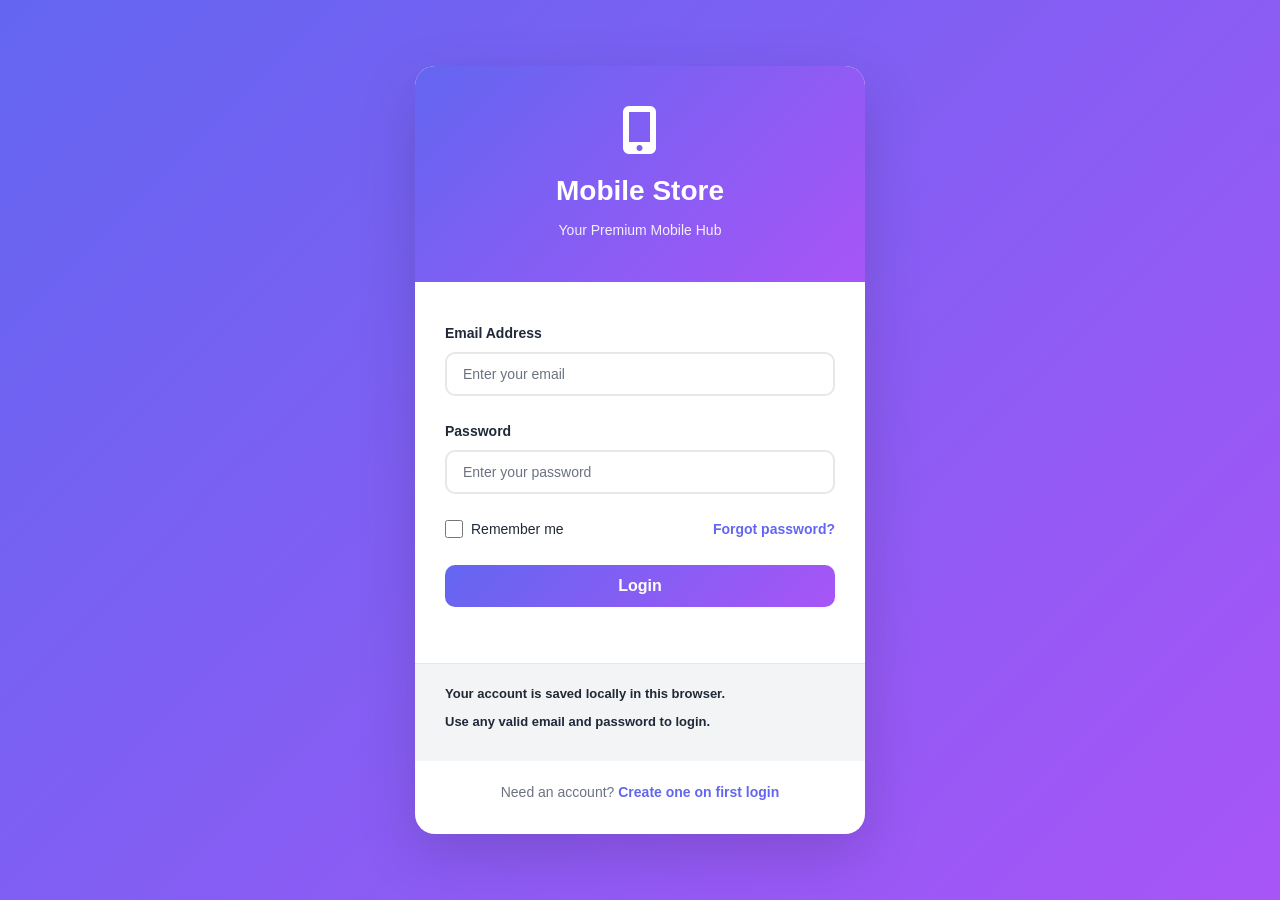
<file: index.html>
<!DOCTYPE html>
<html lang="en">
<head>
    <meta charset="UTF-8" />
    <meta name="viewport" content="width=device-width, initial-scale=1.0" />
    <title>MobileStore - Premium Mobile Devices</title>
    
    <!-- Font Awesome for Icons -->
    <link rel="stylesheet" href="https://cdnjs.cloudflare.com/ajax/libs/font-awesome/6.5.0/css/all.min.css" />
    
    <!-- Google Fonts -->
    <link href="https://fonts.googleapis.com/css2?family=Inter:wght@300;400;500;600;700;800;900&display=swap" rel="stylesheet" />
    
    <!-- CSS -->
    <link rel="stylesheet" href="css/style.css" />
</head>
<body>
    <!-- ========== HEADER ========== -->
    <!-- ========================================== -->
<!-- GLOBAL HEADER - Import on all pages        -->
<!-- ========================================== -->
<header class="header" id="header">
    <div class="container">
        <div class="header-wrapper">
            <!-- Logo -->
            <a href="index.html" class="logo">
                <i class="fas fa-mobile-alt"></i>
                <span>Mobile<span>Store</span></span>
            </a>

            <!-- Search Bar -->
            <div class="search-bar">
                <input type="text" id="searchInput" placeholder="Search 500+ phones..." />
                <button id="searchBtn"><i class="fas fa-search"></i></button>
            </div>

            <!-- Header Actions -->
            <div class="header-actions">
                <a href="account.html" class="header-icon" aria-label="Account">
                    <i class="fas fa-user"></i>
                </a>
                <a href="cart.html" class="header-icon cart-icon" aria-label="Cart">
                    <i class="fas fa-shopping-bag"></i>
                    <span class="cart-badge" id="cartBadge">0</span>
                </a>
                <button class="hamburger" id="hamburger" aria-label="Menu">
                    <span></span>
                    <span></span>
                    <span></span>
                </button>
            </div>
        </div>
    </div>

    <!-- Desktop Navigation -->
    <nav class="desktop-nav">
        <div class="container">
            <ul>
                <li><a href="index.html" class="nav-link" data-page="home"><i class="fas fa-home"></i> Home</a></li>
                <li><a href="product.html" class="nav-link" data-page="products"><i class="fas fa-list"></i> Products</a></li>
                <li><a href="product.html?category=android" class="nav-link">Android</a></li>
                <li><a href="product.html?category=iphone" class="nav-link">iPhone</a></li>
                <li><a href="product.html?category=infinix" class="nav-link">Infinix</a></li>
                <li><a href="product.html?category=nokia" class="nav-link">Nokia</a></li>
                <li><a href="product.html?category=readme" class="nav-link">Readme</a></li>
                <li><a href="cart.html" class="nav-link" data-page="cart"><i class="fas fa-shopping-bag"></i> Cart</a></li>
                <li><a href="account.html" class="nav-link" data-page="account"><i class="fas fa-user"></i> Account</a></li>
            </ul>
        </div>
    </nav>

    <!-- Mobile Navigation -->
    <nav class="mobile-nav" id="mobileNav">
        <ul>
            <li><a href="index.html" class="nav-link" data-page="home"><i class="fas fa-home"></i> Home</a></li>
            <li><a href="product.html" class="nav-link" data-page="products"><i class="fas fa-list"></i> Products</a></li>
            <li><a href="product.html?category=android" class="nav-link"><i class="fab fa-android"></i> Android</a></li>
            <li><a href="product.html?category=iphone" class="nav-link"><i class="fab fa-apple"></i> iPhone</a></li>
            <li><a href="product.html?category=infinix" class="nav-link"><i class="fas fa-mobile-alt"></i> Infinix</a></li>
            <li><a href="product.html?category=nokia" class="nav-link"><i class="fas fa-phone"></i> Nokia</a></li>
            <li><a href="product.html?category=readme" class="nav-link"><i class="fas fa-book-open"></i> Readme</a></li>
            <li><a href="cart.html" class="nav-link" data-page="cart"><i class="fas fa-shopping-bag"></i> Cart</a></li>
            <li><a href="account.html" class="nav-link" data-page="account"><i class="fas fa-user"></i> Account</a></li>
        </ul>
    </nav>
</header>

    <!-- ========== HERO SECTION ========== -->
    <section class="hero-section">
        <div class="container">
            <div class="hero-wrapper">
                <div class="hero-content">
                    <span class="hero-badge">🔥 Best Deals of 2026</span>
                    <h1>Discover Your <span>Perfect</span> Mobile Device</h1>
                    <p>Shop from 500+ premium smartphones from top brands like Apple, Samsung, OnePlus, and more. Get the best prices with guaranteed quality.</p>
                    <div class="hero-buttons">
                        <a href="product.html" class="btn-primary btn-large">
                            <i class="fas fa-shopping-cart"></i> Start Shopping
                        </a>
                        <a href="#featured" class="btn-secondary btn-large">
                            <i class="fas fa-play-circle"></i> Explore Now
                        </a>
                    </div>
                    <div class="hero-stats">
                        <div class="stat-item">
                            <span class="stat-number">50K+</span>
                            <span class="stat-label">Happy Customers</span>
                        </div>
                        <div class="stat-divider"></div>
                        <div class="stat-item">
                            <span class="stat-number">4.9★</span>
                            <span class="stat-label">Average Rating</span>
                        </div>
                        <div class="stat-divider"></div>
                        <div class="stat-item">
                            <span class="stat-number">98%</span>
                            <span class="stat-label">Satisfaction Rate</span>
                        </div>
                    </div>
                </div>
                <div class="hero-image">
                    <div class="hero-image-wrapper">
                        <img src="https://images.unsplash.com/photo-1511707171634-5f897ff02aa9?w=600&h=600&fit=crop" alt="Smartphone" />
                        <div class="floating-badge badge-1">
                            <i class="fas fa-star" style="color: #f59e0b;"></i>
                            <span>4.9 Rating</span>
                        </div>
                        <div class="floating-badge badge-2">
                            <i class="fas fa-truck" style="color: #6366f1;"></i>
                            <span>Free Shipping</span>
                        </div>
                        <div class="floating-badge badge-3">
                            <i class="fas fa-shield-alt" style="color: #10b981;"></i>
                            <span>2 Year Warranty</span>
                        </div>
                    </div>
                </div>
            </div>
        </div>
    </section>

    <!-- ========== TRUST BADGES ========== -->
    <section class="trust-badges">
        <div class="container">
            <div class="trust-grid">
                <div class="trust-item">
                    <i class="fas fa-truck-fast"></i>
                    <div>
                        <h4>Free Delivery</h4>
                        <p>On orders over $199</p>
                    </div>
                </div>
                <div class="trust-item">
                    <i class="fas fa-rotate-left"></i>
                    <div>
                        <h4>30-Day Returns</h4>
                        <p>Money-back guarantee</p>
                    </div>
                </div>
                <div class="trust-item">
                    <i class="fas fa-lock"></i>
                    <div>
                        <h4>Secure Payment</h4>
                        <p>128-bit encryption</p>
                    </div>
                </div>
                <div class="trust-item">
                    <i class="fas fa-headset"></i>
                    <div>
                        <h4>24/7 Support</h4>
                        <p>Dedicated assistance</p>
                    </div>
                </div>
                <div class="trust-item">
                    <i class="fas fa-award"></i>
                    <div>
                        <h4>Authorized Dealer</h4>
                        <p>100% genuine products</p>
                    </div>
                </div>
            </div>
        </div>
    </section>

    <!-- ========== CATEGORIES SECTION ========== -->
    <section class="categories-section">
        <div class="container">
            <div class="section-header">
                <div>
                    <span class="section-tag">Shop by Category</span>
                    <h2 class="section-title">Find Your <span>Perfect Match</span></h2>
                </div>
                <a href="product.html" class="view-all">View All Categories <i class="fas fa-arrow-right"></i></a>
            </div>
            <div class="categories-grid" id="categoriesGrid">
                <!-- Categories will be injected by JS -->
            </div>
        </div>
    </section>

    <!-- ========== FEATURED PRODUCTS ========== -->
    <section class="featured-section" id="featured">
        <div class="container">
            <div class="section-header">
                <div>
                    <span class="section-tag">Best Sellers</span>
                    <h2 class="section-title">Featured <span>Phones</span></h2>
                </div>
                <a href="product.html" class="view-all">View All Products <i class="fas fa-arrow-right"></i></a>
            </div>
            <div class="products-grid" id="featuredProducts">
                <!-- Products will be injected by JS -->
            </div>
        </div>
    </section>

    <!-- ========== WHY US SECTION ========== -->
    <section class="why-us-section">
        <div class="container">
            <div class="why-us-wrapper">
                <div class="why-us-content">
                    <span class="section-tag">Why Choose Us</span>
                    <h2>We Make Buying <span>Phones Easy</span></h2>
                    <p>Experience the best mobile shopping journey with unmatched service and selection.</p>
                    
                    <div class="why-grid">
                        <div class="why-item">
                            <div class="why-icon">
                                <i class="fas fa-check-circle"></i>
                            </div>
                            <div>
                                <h4>Curated Selection</h4>
                                <p>Hand-picked phones from trusted brands</p>
                            </div>
                        </div>
                        <div class="why-item">
                            <div class="why-icon">
                                <i class="fas fa-tag"></i>
                            </div>
                            <div>
                                <h4>Best Prices</h4>
                                <p>Price match guarantee on all devices</p>
                            </div>
                        </div>
                        <div class="why-item">
                            <div class="why-icon">
                                <i class="fas fa-sync-alt"></i>
                            </div>
                            <div>
                                <h4>Easy Returns</h4>
                                <p>Hassle-free returns within 30 days</p>
                            </div>
                        </div>
                        <div class="why-item">
                            <div class="why-icon">
                                <i class="fas fa-gem"></i>
                            </div>
                            <div>
                                <h4>Premium Quality</h4>
                                <p>All products are 100% authentic</p>
                            </div>
                        </div>
                    </div>
                </div>
                <div class="why-us-image">
                    <img src="https://images.unsplash.com/photo-1585060544812-6b45742d762f?w=600&h=600&fit=crop" alt="Why Choose Us" />
                </div>
            </div>
        </div>
    </section>

    <!-- ========== TESTIMONIALS ========== -->
    <section class="testimonials-section">
        <div class="container">
            <div class="section-header center">
                <span class="section-tag">Testimonials</span>
                <h2 class="section-title">What Our <span>Customers Say</span></h2>
            </div>
            <div class="testimonials-grid">
                <div class="testimonial-card">
                    <div class="testimonial-rating">
                        <i class="fas fa-star"></i>
                        <i class="fas fa-star"></i>
                        <i class="fas fa-star"></i>
                        <i class="fas fa-star"></i>
                        <i class="fas fa-star"></i>
                    </div>
                    <p>"Amazing experience! The phone arrived in perfect condition. Best price I could find online."</p>
                    <div class="testimonial-author">
                        <img src="https://images.unsplash.com/photo-1507003211169-0a1dd7228f2d?w=80&h=80&fit=crop&crop=face" alt="John" />
                        <div>
                            <h4>John Doe</h4>
                            <span>Verified Buyer</span>
                        </div>
                    </div>
                </div>
                <div class="testimonial-card">
                    <div class="testimonial-rating">
                        <i class="fas fa-star"></i>
                        <i class="fas fa-star"></i>
                        <i class="fas fa-star"></i>
                        <i class="fas fa-star"></i>
                        <i class="fas fa-star"></i>
                    </div>
                    <p>"Excellent customer service! They helped me choose the perfect phone for my needs."</p>
                    <div class="testimonial-author">
                        <img src="https://images.unsplash.com/photo-1494790108377-be9c29b29330?w=80&h=80&fit=crop&crop=face" alt="Sarah" />
                        <div>
                            <h4>Sarah Johnson</h4>
                            <span>Verified Buyer</span>
                        </div>
                    </div>
                </div>
                <div class="testimonial-card">
                    <div class="testimonial-rating">
                        <i class="fas fa-star"></i>
                        <i class="fas fa-star"></i>
                        <i class="fas fa-star"></i>
                        <i class="fas fa-star"></i>
                        <i class="fas fa-star"></i>
                    </div>
                    <p>"Fast shipping, great quality, and amazing prices. I'll definitely be shopping here again!"</p>
                    <div class="testimonial-author">
                        <img src="https://images.unsplash.com/photo-1472099645785-5658abf4ff4e?w=80&h=80&fit=crop&crop=face" alt="Mike" />
                        <div>
                            <h4>Mike Anderson</h4>
                            <span>Verified Buyer</span>
                        </div>
                    </div>
                </div>
            </div>
        </div>
    </section>

    <!-- ========== CTA SECTION ========== -->
    <section class="cta-section">
        <div class="container">
            <div class="cta-wrapper">
                <div class="cta-content">
                    <h2>Ready to Find <span>Your Next Phone?</span></h2>
                    <p>Join 50,000+ satisfied customers and get the best deals on premium mobile devices.</p>
                    <div class="cta-buttons">
                        <a href="product.html" class="btn-primary btn-large">
                            <i class="fas fa-shopping-cart"></i> Shop Now
                        </a>
                        <a href="#featured" class="btn-secondary btn-large">
                            <i class="fas fa-arrow-down"></i> Explore Deals
                        </a>
                    </div>
                </div>
                <div class="cta-image">
                    <img src="https://images.unsplash.com/photo-1616348436168-de43ad0db179?w=400&h=400&fit=crop" alt="Shop" />
                </div>
            </div>
        </div>
    </section>

    <!-- ========== FOOTER ========== -->
    <footer class="footer">
        <div class="container">
            <div class="footer-grid">
                <div class="footer-col">
                    <a href="index.html" class="logo">
                        <i class="fas fa-mobile-alt"></i>
                        <span>Mobile<span>Store</span></span>
                    </a>
                    <p>Your trusted destination for premium mobile devices since 2020.</p>
                    <div class="social-links">
                        <a href="#"><i class="fab fa-facebook-f"></i></a>
                        <a href="#"><i class="fab fa-twitter"></i></a>
                        <a href="#"><i class="fab fa-instagram"></i></a>
                        <a href="#"><i class="fab fa-youtube"></i></a>
                    </div>
                </div>
                <div class="footer-col">
                    <h4>Categories</h4>
                    <ul>
                        <li><a href="product.html?category=android">Android</a></li>
                        <li><a href="product.html?category=iphone">iPhone</a></li>
                        <li><a href="product.html?category=infinix">Infinix</a></li>
                        <li><a href="product.html?category=nokia">Nokia</a></li>
                        <li><a href="product.html?category=readme">Readme</a></li>
                    </ul>
                </div>
                <div class="footer-col">
                    <h4>Support</h4>
                    <ul>
                        <li><a href="#">Help Center</a></li>
                        <li><a href="#">Returns Policy</a></li>
                        <li><a href="#">Shipping Info</a></li>
                        <li><a href="#">Contact Us</a></li>
                    </ul>
                </div>
                <div class="footer-col">
                    <h4>Contact</h4>
                    <ul>
                        <li><i class="fas fa-envelope"></i> support@mobilestore.com</li>
                        <li><i class="fas fa-phone"></i> +1 234 567 890</li>
                        <li><i class="fas fa-map-marker-alt"></i> 123 Mobile St, NYC</li>
                    </ul>
                </div>
            </div>
            <div class="footer-bottom">
                <p>&copy; 2026 MobileStore. All rights reserved. Made with <i class="fas fa-heart" style="color: #ef4444;"></i></p>
            </div>
        </div>
    </footer>

    <!-- ========== TOAST ========== -->
    <div class="toast" id="toast"></div>

    <!-- ========== SCRIPTS ========== -->
    <script src="js/login.js"></script>
    <script src="data/data.js"></script>
    <script src="js/utils.js"></script>
    <script src="js/main.js"></script>
</body>
</html>
</file>
<file: css/style.css>
/* ========== CSS VARIABLES ========== */
:root {
    --primary-color: #facc15;
    --primary-dark: #eab308;
    --primary-light: #fde68a;
    --secondary-color: #f59e0b;
    --text-dark: #1f2937;
    --text-muted: #6b7280;
    --text-light: #9ca3af;
    --bg-light: #fff9dc;
    --bg-white: #ffffff;
    --bg-soft: #fffdf7;
    --border-color: #f3e6a4;
    --shadow: 0 10px 28px rgba(245, 158, 11, 0.12);
    --shadow-hover: 0 18px 40px rgba(245, 158, 11, 0.18);
    --shadow-xl: 0 24px 64px rgba(15, 23, 42, 0.12);
    --radius: 16px;
    --radius-lg: 24px;
    --transition: all 0.3s ease;
    --max-width: 1280px;
    --header-height: 70px;
}

/* ========== RESET & BASE ========== */
* {
    margin: 0;
    padding: 0;
    box-sizing: border-box;
}

html {
    scroll-behavior: smooth;
}

body {
    font-family: 'Inter', -apple-system, BlinkMacSystemFont, sans-serif;
    color: var(--text-dark);
    background: linear-gradient(180deg, #fffdf7 0%, #fff9dc 100%);
    line-height: 1.6;
    padding-top: var(--header-height);
}

a {
    text-decoration: none;
    color: inherit;
}

ul {
    list-style: none;
}

img {
    max-width: 100%;
    height: auto;
    display: block;
}

.container {
    max-width: var(--max-width);
    margin: 0 auto;
    padding: 0 1.5rem;
}

/* ========== BUTTONS ========== */
.btn-primary {
    display: inline-flex;
    align-items: center;
    gap: 0.5rem;
    padding: 0.8rem 2rem;
    background: linear-gradient(135deg, var(--primary-color), var(--secondary-color));
    color: #1f2937;
    border: none;
    border-radius: 12px;
    font-size: 1rem;
    font-weight: 700;
    cursor: pointer;
    transition: var(--transition);
    box-shadow: 0 10px 25px rgba(250, 204, 21, 0.35);
}

.btn-primary:hover {
    background: linear-gradient(135deg, var(--secondary-color), var(--primary-color));
    transform: translateY(-2px);
    box-shadow: 0 16px 30px rgba(250, 204, 21, 0.42);
}

.btn-large {
    padding: 1rem 2.5rem;
    font-size: 1.1rem;
}

.btn-secondary {
    display: inline-flex;
    align-items: center;
    gap: 0.5rem;
    padding: 0.8rem 2rem;
    background: transparent;
    color: var(--text-dark);
    border: 2px solid var(--border-color);
    border-radius: 8px;
    font-size: 1rem;
    font-weight: 600;
    cursor: pointer;
    transition: var(--transition);
}

.btn-secondary:hover {
    background: var(--bg-light);
    border-color: var(--text-muted);
    transform: translateY(-2px);
}

/* ========== SECTION STYLES ========== */
.section-tag {
    display: inline-block;
    font-size: 0.75rem;
    font-weight: 700;
    text-transform: uppercase;
    letter-spacing: 2px;
    color: #7a5800;
    background: rgba(250, 204, 21, 0.2);
    padding: 0.35rem 0.9rem;
    border-radius: 999px;
    margin-bottom: 0.5rem;
}

.section-header {
    display: flex;
    justify-content: space-between;
    align-items: flex-end;
    margin-bottom: 2.5rem;
}

.section-header.center {
    flex-direction: column;
    align-items: center;
    text-align: center;
}

.section-title {
    font-size: 2.2rem;
    font-weight: 800;
    color: var(--text-dark);
}

.section-title span {
    color: var(--primary-color);
}

.view-all {
    color: var(--primary-color);
    font-weight: 600;
    transition: var(--transition);
    display: inline-flex;
    align-items: center;
    gap: 0.5rem;
}

.view-all:hover {
    color: var(--primary-dark);
    gap: 0.8rem;
}

/* ========== HEADER ========== */
.header {
    position: fixed;
    top: 0;
    left: 0;
    right: 0;
    z-index: 1000;
    background: rgba(255, 255, 255, 0.96);
    backdrop-filter: blur(12px);
    border-bottom: 1px solid rgba(250, 204, 21, 0.3);
    height: var(--header-height);
    box-shadow: 0 10px 24px rgba(17, 24, 39, 0.04);
}

.header-wrapper {
    display: flex;
    align-items: center;
    justify-content: space-between;
    height: var(--header-height);
    gap: 1.5rem;
}

.logo {
    display: flex;
    align-items: center;
    gap: 0.5rem;
    font-size: 1.5rem;
    font-weight: 800;
    color: var(--text-dark);
    flex-shrink: 0;
}

.logo i {
    color: var(--primary-color);
}

.logo span span {
    color: var(--primary-color);
}

.search-bar {
    flex: 1;
    max-width: 500px;
    display: flex;
    align-items: center;
    background: linear-gradient(180deg, #fffdf6 0%, #fff7d1 100%);
    border-radius: 999px;
    overflow: hidden;
    transition: var(--transition);
    border: 1px solid rgba(250, 204, 21, 0.25);
}

.search-bar:focus-within {
    box-shadow: 0 0 0 4px rgba(250, 204, 21, 0.18);
}

.search-bar input {
    flex: 1;
    padding: 0.7rem 1rem;
    border: none;
    background: transparent;
    font-size: 0.95rem;
    outline: none;
}

.search-bar input::placeholder {
    color: var(--text-light);
}

.search-bar button {
    padding: 0.7rem 1.2rem;
    background: linear-gradient(135deg, var(--primary-color), var(--secondary-color));
    color: #1f2937;
    border: none;
    cursor: pointer;
    transition: var(--transition);
    font-weight: 700;
}

.search-bar button:hover {
    background: linear-gradient(135deg, var(--secondary-color), var(--primary-color));
}

.header-actions {
    display: flex;
    align-items: center;
    gap: 1rem;
}

.header-icon {
    position: relative;
    font-size: 1.3rem;
    color: var(--text-dark);
    transition: var(--transition);
    padding: 0.3rem;
}

.header-icon:hover {
    color: var(--primary-color);
}

.cart-badge {
    position: absolute;
    top: -5px;
    right: -5px;
    background: #ef4444;
    color: white;
    font-size: 0.65rem;
    font-weight: 700;
    width: 20px;
    height: 20px;
    border-radius: 50%;
    display: flex;
    align-items: center;
    justify-content: center;
}

/* ========== USER PROFILE DROPDOWN ========== */
.user-profile-dropdown {
    position: relative;
}

.profile-btn {
    cursor: pointer;
    border: none;
    background: none;
    font-size: 1.3rem;
    color: var(--text-dark);
    padding: 0.3rem;
    transition: var(--transition);
}

.profile-btn:hover {
    color: var(--primary-color);
}

.profile-menu {
    position: absolute;
    top: 100%;
    right: 0;
    background: var(--bg-white);
    border-radius: 12px;
    box-shadow: 0 10px 30px rgba(0, 0, 0, 0.15);
    min-width: 250px;
    margin-top: 0.8rem;
    opacity: 0;
    visibility: hidden;
    transform: translateY(-10px);
    transition: var(--transition);
    z-index: 100;
}

.profile-menu.active {
    opacity: 1;
    visibility: visible;
    transform: translateY(0);
}

.profile-header {
    padding: 1rem;
    border-bottom: 1px solid var(--border-color);
}

.profile-header p {
    margin: 0.25rem 0;
    font-weight: 600;
    color: var(--text-dark);
}

.user-email {
    font-size: 0.85rem;
    color: var(--text-muted);
    font-weight: 400;
}

.profile-menu-item {
    display: flex;
    align-items: center;
    gap: 0.8rem;
    padding: 0.75rem 1rem;
    color: var(--text-dark);
    text-decoration: none;
    transition: var(--transition);
    border: none;
    background: none;
    cursor: pointer;
    width: 100%;
    text-align: left;
    font-size: 0.95rem;
    font-family: inherit;
}

.profile-menu-item:hover {
    background: var(--bg-light);
    color: var(--primary-color);
}

.profile-menu-item i {
    font-size: 1.1rem;
    width: 20px;
    text-align: center;
}

.profile-divider {
    border: none;
    border-top: 1px solid var(--border-color);
    margin: 0.5rem 0;
}

.logout-btn {
    color: #ef4444;
}

.logout-btn:hover {
    background: rgba(239, 68, 68, 0.1);
    color: #dc2626;
}

.hamburger {
    display: none;
    flex-direction: column;
    gap: 4px;
    background: none;
    border: none;
    cursor: pointer;
    padding: 0.3rem;
}

.hamburger span {
    display: block;
    width: 25px;
    height: 3px;
    background: var(--text-dark);
    border-radius: 2px;
    transition: var(--transition);
}

/* ========== MOBILE NAV ========== */
.mobile-nav {
    display: none;
    position: fixed;
    top: var(--header-height);
    left: 0;
    right: 0;
    background: var(--bg-white);
    border-bottom: 1px solid var(--border-color);
    padding: 1rem 0;
    box-shadow: var(--shadow);
}

.mobile-nav.active {
    display: block;
}

.mobile-nav ul {
    display: flex;
    flex-direction: column;
    gap: 0.5rem;
}

.mobile-nav ul li a {
    display: flex;
    align-items: center;
    gap: 0.8rem;
    padding: 0.7rem 1.5rem;
    font-weight: 500;
    transition: var(--transition);
}

.mobile-nav ul li a:hover,
.mobile-nav ul li a.active {
    color: var(--primary-color);
    background: var(--bg-light);
}

/* ========== HERO SECTION ========== */
.hero-section {
    padding: 4rem 0 3rem;
    background: linear-gradient(135deg, #f3f4f6 0%, #ffffff 100%);
}

.hero-wrapper {
    display: grid;
    grid-template-columns: 1fr 1fr;
    gap: 3rem;
    align-items: center;
}

.hero-content {
    display: flex;
    flex-direction: column;
    gap: 1.5rem;
}

.hero-badge {
    display: inline-block;
    background: linear-gradient(135deg, #f59e0b, #f97316);
    color: white;
    padding: 0.3rem 1.2rem;
    border-radius: 20px;
    font-size: 0.85rem;
    font-weight: 600;
    width: fit-content;
}

.hero-content h1 {
    font-size: 3.2rem;
    font-weight: 900;
    line-height: 1.2;
}

.hero-content h1 span {
    background: linear-gradient(135deg, var(--primary-color), var(--primary-light));
    -webkit-background-clip: text;
    -webkit-text-fill-color: transparent;
    background-clip: text;
}

.hero-content p {
    font-size: 1.1rem;
    color: var(--text-muted);
    max-width: 500px;
    line-height: 1.8;
}

.hero-buttons {
    display: flex;
    gap: 1rem;
    flex-wrap: wrap;
}

.hero-stats {
    display: flex;
    align-items: center;
    gap: 2rem;
    padding-top: 1rem;
    border-top: 2px solid var(--border-color);
}

.stat-item {
    display: flex;
    flex-direction: column;
}

.stat-number {
    font-size: 1.5rem;
    font-weight: 800;
    color: var(--text-dark);
}

.stat-label {
    font-size: 0.85rem;
    color: var(--text-muted);
}

.stat-divider {
    width: 2px;
    height: 30px;
    background: var(--border-color);
}

.hero-image {
    display: flex;
    justify-content: center;
    align-items: center;
}

.hero-image-wrapper {
    position: relative;
    width: 100%;
    max-width: 500px;
}

.hero-image-wrapper img {
    width: 100%;
    height: auto;
    border-radius: var(--radius-lg);
    box-shadow: var(--shadow-xl);
}

.floating-badge {
    position: absolute;
    background: white;
    padding: 0.5rem 1rem;
    border-radius: 10px;
    box-shadow: var(--shadow);
    display: flex;
    align-items: center;
    gap: 0.5rem;
    font-size: 0.85rem;
    font-weight: 600;
    animation: float 3s ease-in-out infinite;
}

.badge-1 {
    top: 20px;
    right: -20px;
    animation-delay: 0s;
}

.badge-2 {
    bottom: 40px;
    left: -20px;
    animation-delay: 1s;
}

.badge-3 {
    bottom: 120px;
    right: -30px;
    animation-delay: 2s;
}

@keyframes float {
    0%, 100% { transform: translateY(0px); }
    50% { transform: translateY(-10px); }
}

/* ========== TRUST BADGES ========== */
.trust-badges {
    padding: 2rem 0;
    background: var(--bg-white);
    border-bottom: 1px solid var(--border-color);
}

.trust-grid {
    display: grid;
    grid-template-columns: repeat(5, 1fr);
    gap: 1.5rem;
}

.trust-item {
    display: flex;
    align-items: center;
    gap: 1rem;
}

.trust-item i {
    font-size: 2rem;
    color: var(--primary-color);
}

.trust-item h4 {
    font-size: 0.95rem;
    font-weight: 600;
}

.trust-item p {
    font-size: 0.8rem;
    color: var(--text-muted);
}

/* ========== CATEGORIES ========== */
.categories-section {
    padding: 4rem 0;
}

.categories-grid {
    display: grid;
    grid-template-columns: repeat(auto-fill, minmax(180px, 1fr));
    gap: 1.5rem;
}

.category-card {
    display: flex;
    flex-direction: column;
    align-items: center;
    gap: 0.8rem;
    padding: 2rem 1.5rem;
    background: var(--bg-light);
    border-radius: var(--radius);
    cursor: pointer;
    transition: var(--transition);
    text-align: center;
}

.category-card:hover {
    transform: translateY(-8px);
    box-shadow: var(--shadow-hover);
    background: white;
}

.category-card i {
    font-size: 2.8rem;
    color: var(--primary-color);
}

.category-card span {
    font-weight: 600;
    font-size: 1rem;
}

.category-card small {
    color: var(--text-muted);
    font-size: 0.8rem;
}

/* ========== FEATURED PRODUCTS ========== */
.featured-section {
    padding: 4rem 0;
    background: var(--bg-light);
}

.products-grid {
    display: grid;
    grid-template-columns: repeat(auto-fill, minmax(250px, 1fr));
    gap: 1.5rem;
}

.product-card {
    background: white;
    border-radius: var(--radius);
    overflow: hidden;
    box-shadow: var(--shadow);
    transition: var(--transition);
}

.product-card:hover {
    transform: translateY(-8px);
    box-shadow: var(--shadow-hover);
}

.product-image {
    position: relative;
    padding-top: 100%;
    background: var(--bg-light);
}

.product-image img {
    position: absolute;
    top: 0;
    left: 0;
    width: 100%;
    height: 100%;
    object-fit: cover;
}

.product-badge {
    position: absolute;
    top: 10px;
    left: 10px;
    background: #ef4444;
    color: white;
    padding: 0.3rem 0.8rem;
    border-radius: 20px;
    font-size: 0.75rem;
    font-weight: 600;
}

.product-info {
    padding: 1rem;
}

.product-category {
    font-size: 0.75rem;
    color: var(--primary-color);
    text-transform: uppercase;
    font-weight: 600;
}

.product-name {
    font-size: 1rem;
    font-weight: 600;
    margin: 0.3rem 0;
    display: -webkit-box;
    -webkit-line-clamp: 2;
    -webkit-box-orient: vertical;
    overflow: hidden;
}

.product-rating {
    color: #f59e0b;
    font-size: 0.9rem;
}

.product-price {
    display: flex;
    align-items: center;
    gap: 0.8rem;
    margin: 0.5rem 0;
}

.product-price .current {
    font-size: 1.2rem;
    font-weight: 700;
}

.product-price .original {
    color: var(--text-muted);
    text-decoration: line-through;
    font-size: 0.9rem;
}

.add-to-cart-btn {
    width: 100%;
    padding: 0.7rem;
    background: var(--primary-color);
    color: white;
    border: none;
    border-radius: 8px;
    font-weight: 600;
    cursor: pointer;
    transition: var(--transition);
}

.add-to-cart-btn:hover {
    background: var(--primary-dark);
}

.add-to-cart-btn.in-cart {
    background: var(--secondary-color);
}

/* ========== WHY US ========== */
.why-us-section {
    padding: 4rem 0;
}

.why-us-wrapper {
    display: grid;
    grid-template-columns: 1fr 1fr;
    gap: 4rem;
    align-items: center;
}

.why-us-content {
    display: flex;
    flex-direction: column;
    gap: 1.5rem;
}

.why-us-content h2 {
    font-size: 2.5rem;
    font-weight: 800;
}

.why-us-content h2 span {
    color: var(--primary-color);
}

.why-us-content > p {
    color: var(--text-muted);
    font-size: 1.05rem;
}

.why-grid {
    display: grid;
    grid-template-columns: 1fr 1fr;
    gap: 1.5rem;
}

.why-item {
    display: flex;
    gap: 1rem;
}

.why-icon {
    width: 45px;
    height: 45px;
    min-width: 45px;
    background: rgba(99, 102, 241, 0.1);
    border-radius: 10px;
    display: flex;
    align-items: center;
    justify-content: center;
    font-size: 1.3rem;
    color: var(--primary-color);
}

.why-item h4 {
    font-size: 1rem;
    font-weight: 600;
    margin-bottom: 0.2rem;
}

.why-item p {
    font-size: 0.9rem;
    color: var(--text-muted);
}

.why-us-image img {
    width: 100%;
    border-radius: var(--radius-lg);
    box-shadow: var(--shadow-xl);
}

/* ========== TESTIMONIALS ========== */
.testimonials-section {
    padding: 4rem 0;
    background: var(--bg-light);
}

.testimonials-grid {
    display: grid;
    grid-template-columns: repeat(3, 1fr);
    gap: 2rem;
}

.testimonial-card {
    background: white;
    padding: 2rem;
    border-radius: var(--radius);
    box-shadow: var(--shadow);
    transition: var(--transition);
}

.testimonial-card:hover {
    transform: translateY(-5px);
    box-shadow: var(--shadow-hover);
}

.testimonial-rating {
    color: #f59e0b;
    margin-bottom: 1rem;
}

.testimonial-card p {
    color: var(--text-dark);
    font-size: 0.95rem;
    line-height: 1.8;
    margin-bottom: 1.5rem;
}

.testimonial-author {
    display: flex;
    align-items: center;
    gap: 1rem;
}

.testimonial-author img {
    width: 50px;
    height: 50px;
    border-radius: 50%;
    object-fit: cover;
}

.testimonial-author h4 {
    font-size: 1rem;
    font-weight: 600;
}

.testimonial-author span {
    font-size: 0.85rem;
    color: var(--text-muted);
}

/* ========== CTA SECTION ========== */
.cta-section {
    padding: 4rem 0;
    background: linear-gradient(135deg, var(--primary-color), var(--primary-dark));
}

.cta-wrapper {
    display: grid;
    grid-template-columns: 1fr 0.5fr;
    gap: 3rem;
    align-items: center;
}

.cta-content {
    color: white;
    display: flex;
    flex-direction: column;
    gap: 1.5rem;
}

.cta-content h2 {
    font-size: 2.8rem;
    font-weight: 800;
    line-height: 1.2;
}

.cta-content h2 span {
    display: block;
}

.cta-content p {
    font-size: 1.1rem;
    opacity: 0.9;
    max-width: 500px;
}

.cta-buttons {
    display: flex;
    gap: 1rem;
    flex-wrap: wrap;
}

.cta-buttons .btn-primary {
    background: white;
    color: var(--primary-color);
}

.cta-buttons .btn-primary:hover {
    background: var(--bg-light);
    transform: translateY(-2px);
}

.cta-buttons .btn-secondary {
    border-color: rgba(255, 255, 255, 0.3);
    color: white;
}

.cta-buttons .btn-secondary:hover {
    background: rgba(255, 255, 255, 0.1);
    border-color: white;
}

.cta-image img {
    width: 100%;
    border-radius: var(--radius-lg);
}

/* ========== FOOTER ========== */
.footer {
    background: var(--text-dark);
    color: white;
    padding: 3rem 0 1rem;
}

.footer .logo {
    color: white;
    margin-bottom: 1rem;
}

.footer .logo i {
    color: var(--primary-light);
}

.footer .logo span span {
    color: var(--primary-light);
}

.footer-grid {
    display: grid;
    grid-template-columns: repeat(auto-fit, minmax(200px, 1fr));
    gap: 2.5rem;
    margin-bottom: 2rem;
}

.footer-col p {
    opacity: 0.8;
    line-height: 1.6;
    margin-top: 0.5rem;
}

.footer-col h4 {
    margin-bottom: 1rem;
    font-size: 1.1rem;
}

.footer-col ul li {
    margin-bottom: 0.5rem;
}

.footer-col ul li a {
    opacity: 0.8;
    transition: var(--transition);
}

.footer-col ul li a:hover {
    opacity: 1;
    color: var(--primary-light);
}

.footer-col ul li i {
    margin-right: 0.5rem;
    width: 20px;
}

.social-links {
    display: flex;
    gap: 1rem;
    margin-top: 1rem;
}

.social-links a {
    display: flex;
    align-items: center;
    justify-content: center;
    width: 40px;
    height: 40px;
    background: rgba(255, 255, 255, 0.1);
    border-radius: 50%;
    transition: var(--transition);
}

.social-links a:hover {
    background: var(--primary-color);
    transform: translateY(-3px);
}

.footer-bottom {
    text-align: center;
    padding-top: 1.5rem;
    border-top: 1px solid rgba(255, 255, 255, 0.1);
    opacity: 0.7;
    font-size: 0.9rem;
}

/* ========== TOAST ========== */
.toast {
    position: fixed;
    bottom: 2rem;
    right: 2rem;
    padding: 1rem 1.5rem;
    background: var(--text-dark);
    color: white;
    border-radius: 8px;
    box-shadow: var(--shadow-hover);
    transform: translateY(100px);
    opacity: 0;
    transition: all 0.3s ease;
    z-index: 9999;
    max-width: 400px;
}

.toast.show {
    transform: translateY(0);
    opacity: 1;
}

.toast.success {
    background: var(--secondary-color);
}

.toast.error {
    background: #ef4444;
}

/* ========== RESPONSIVE ========== */
@media (max-width: 1024px) {
    .hero-wrapper,
    .why-us-wrapper,
    .cta-wrapper {
        grid-template-columns: 1fr;
        gap: 2rem;
    }

    .hero-content h1 {
        font-size: 2.8rem;
    }

    .hero-image-wrapper {
        max-width: 400px;
        margin: 0 auto;
    }

    .floating-badge {
        display: none;
    }

    .testimonials-grid {
        grid-template-columns: 1fr 1fr;
    }

    .trust-grid {
        grid-template-columns: repeat(3, 1fr);
    }
}

@media (max-width: 768px) {
    .search-bar {
        max-width: 180px;
    }

    .hamburger {
        display: flex;
    }

    .mobile-nav {
        display: block;
        transform: translateY(-100%);
        transition: transform 0.3s ease;
    }

    .mobile-nav.active {
        transform: translateY(0);
    }

    .hero-content h1 {
        font-size: 2rem;
    }

    .hero-stats {
        flex-wrap: wrap;
        gap: 1rem;
    }

    .stat-divider {
        display: none;
    }

    .hero-buttons {
        flex-direction: column;
    }

    .hero-buttons .btn-primary,
    .hero-buttons .btn-secondary {
        width: 100%;
        justify-content: center;
    }

    .why-grid {
        grid-template-columns: 1fr;
    }

    .testimonials-grid {
        grid-template-columns: 1fr;
    }

    .trust-grid {
        grid-template-columns: 1fr 1fr;
    }

    .section-title {
        font-size: 1.8rem;
    }

    .section-header {
        flex-direction: column;
        align-items: flex-start;
        gap: 0.5rem;
    }

    .cta-content h2 {
        font-size: 2rem;
    }

    .cta-buttons {
        flex-direction: column;
    }

    .products-grid {
        grid-template-columns: repeat(2, 1fr);
        gap: 1rem;
    }

    .categories-grid {
        grid-template-columns: repeat(3, 1fr);
        gap: 1rem;
    }
}

@media (max-width: 480px) {
    .search-bar {
        max-width: 130px;
    }

    .search-bar input {
        font-size: 0.8rem;
        padding: 0.5rem;
    }

    .search-bar button {
        padding: 0.5rem 0.8rem;
    }

    .hero-content h1 {
        font-size: 1.6rem;
    }

    .products-grid {
        grid-template-columns: 1fr 1fr;
        gap: 0.8rem;
    }

    .categories-grid {
        grid-template-columns: 1fr 1fr;
        gap: 0.8rem;
    }

    .trust-grid {
        grid-template-columns: 1fr;
        gap: 1rem;
    }

    .footer-grid {
        grid-template-columns: 1fr;
    }
}



/* Updated css code for menu items */

/* ========== DESKTOP NAVIGATION ========== */
.desktop-nav {
    background: var(--bg-white);
    border-top: 1px solid var(--border-color);
    border-bottom: 1px solid var(--border-color);
    display: block;
}

.desktop-nav ul {
    display: flex;
    align-items: center;
    gap: 0.5rem;
    padding: 0.5rem 0;
    flex-wrap: wrap;
}

.desktop-nav ul li a {
    display: flex;
    align-items: center;
    gap: 0.4rem;
    padding: 0.5rem 1rem;
    font-size: 0.85rem;
    font-weight: 500;
    color: var(--text-dark);
    border-radius: 6px;
    transition: var(--transition);
}

.desktop-nav ul li a:hover {
    background: var(--bg-light);
    color: var(--primary-color);
}

.desktop-nav ul li a.active {
    background: var(--primary-color);
    color: white;
}

.desktop-nav ul li a i {
    font-size: 0.9rem;
}

/* ========== FOOTER PAYMENT ICONS ========== */
.footer-payment {
    display: flex;
    gap: 1rem;
    font-size: 1.5rem;
    opacity: 0.7;
}

.footer-payment i {
    transition: var(--transition);
}

.footer-payment i:hover {
    opacity: 1;
    transform: scale(1.1);
}

.footer-bottom {
    display: flex;
    justify-content: space-between;
    align-items: center;
    flex-wrap: wrap;
    gap: 1rem;
}

/* ========== RESPONSIVE NAV ========== */
@media (max-width: 1024px) {
    .desktop-nav {
        display: none;
    }
}

@media (min-width: 1025px) {
    .hamburger {
        display: none;
    }
    
    .mobile-nav {
        display: none !important;
    }
}

@media (max-width: 768px) {
    .footer-bottom {
        flex-direction: column;
        text-align: center;
    }
    
    .footer-payment {
        justify-content: center;
    }
}

@media (max-width: 480px) {
    .desktop-nav ul li a {
        font-size: 0.75rem;
        padding: 0.4rem 0.7rem;
    }
}
</file>
<file: css/account.css>
/* ========== ACCOUNT PAGE ========== */
.account-page {
    padding: 2.5rem 0 3rem;
    min-height: 80vh;
    background: linear-gradient(180deg, rgba(255,255,255,0.18) 0%, rgba(255,247,209,0.8) 100%);
}

.account-layout {
    display: grid;
    grid-template-columns: 280px 1fr;
    gap: 2rem;
}

/* ========== ACCOUNT SIDEBAR ========== */
.account-sidebar {
    background: linear-gradient(180deg, #fffdf7 0%, #fff8d9 100%);
    border: 1px solid rgba(250, 204, 21, 0.35);
    border-radius: var(--radius-lg);
    padding: 1.5rem;
    box-shadow: var(--shadow);
    position: sticky;
    top: 90px;
    height: fit-content;
}

.user-profile {
    text-align: center;
    padding-bottom: 1.5rem;
    border-bottom: 2px solid var(--border-color);
    margin-bottom: 1.5rem;
}

.avatar {
    width: 86px;
    height: 86px;
    border-radius: 50%;
    background: linear-gradient(135deg, var(--primary-color), var(--secondary-color));
    display: flex;
    align-items: center;
    justify-content: center;
    margin: 0 auto 1rem;
    box-shadow: 0 12px 25px rgba(250, 204, 21, 0.35);
    border: 4px solid rgba(255,255,255,0.8);
}

.avatar i {
    font-size: 2.5rem;
    color: #1f2937;
}

.user-profile h3 {
    font-size: 1.1rem;
    font-weight: 600;
}

.user-profile p {
    color: var(--text-muted);
    font-size: 0.9rem;
}

.account-nav {
    display: flex;
    flex-direction: column;
    gap: 0.3rem;
}

.account-nav a {
    display: flex;
    align-items: center;
    gap: 0.8rem;
    padding: 0.8rem 1rem;
    border-radius: 12px;
    transition: var(--transition);
    font-weight: 600;
    color: var(--text-dark);
}

.account-nav a:hover {
    background: rgba(250, 204, 21, 0.12);
    color: #7a5800;
    transform: translateX(2px);
}

.account-nav a.active {
    background: linear-gradient(135deg, var(--primary-color), var(--secondary-color));
    color: #1f2937;
    box-shadow: 0 10px 22px rgba(245, 158, 11, 0.18);
}

.account-nav a i {
    width: 20px;
}

/* ========== ACCOUNT CONTENT ========== */
.account-content {
    background: rgba(255, 255, 255, 0.96);
    border: 1px solid rgba(250, 204, 21, 0.25);
    border-radius: var(--radius-lg);
    padding: 2rem;
    box-shadow: var(--shadow);
}

.tab-content {
    display: none;
}

.tab-content.active {
    display: block;
}

.tab-content h3 {
    font-size: 1.3rem;
    font-weight: 700;
    margin-bottom: 1.5rem;
}

/* Profile Tab */
.profile-form {
    max-width: 500px;
}

.profile-form .form-group {
    margin-bottom: 1rem;
}

.profile-form .form-group label {
    font-weight: 600;
    margin-bottom: 0.3rem;
}

.profile-form .form-group input {
    width: 100%;
    padding: 0.7rem 1rem;
    border: 2px solid var(--border-color);
    border-radius: 8px;
    font-size: 0.95rem;
    outline: none;
    transition: border-color 0.3s;
}

.profile-form .form-group input:focus {
    border-color: var(--primary-color);
}

/* Orders Tab */
.orders-list {
    display: flex;
    flex-direction: column;
    gap: 1rem;
}

.order-card {
    border: 1px solid var(--border-color);
    border-radius: 8px;
    padding: 1rem;
    transition: var(--transition);
}

.order-card:hover {
    box-shadow: var(--shadow);
}

.order-header {
    display: flex;
    justify-content: space-between;
    align-items: center;
    margin-bottom: 0.8rem;
}

.order-id {
    font-weight: 600;
    font-size: 0.9rem;
}

.order-date {
    color: var(--text-muted);
    font-size: 0.85rem;
}

.order-status {
    padding: 0.3rem 0.8rem;
    border-radius: 20px;
    font-size: 0.8rem;
    font-weight: 600;
}

.order-status.pending {
    background: #fef3c7;
    color: #92400e;
}

.order-status.shipped {
    background: #dbeafe;
    color: #1e40af;
}

.order-status.delivered {
    background: #d1fae5;
    color: #065f46;
}

.order-items {
    display: flex;
    gap: 1rem;
    flex-wrap: wrap;
    margin: 0.8rem 0;
}

.order-item-mini {
    display: flex;
    align-items: center;
    gap: 0.5rem;
    background: var(--bg-light);
    padding: 0.3rem 0.8rem;
    border-radius: 20px;
    font-size: 0.85rem;
}

.order-total {
    font-weight: 700;
    text-align: right;
    padding-top: 0.8rem;
    border-top: 1px solid var(--border-color);
}

/* Wishlist Tab */
.wishlist-grid {
    display: grid;
    grid-template-columns: repeat(auto-fill, minmax(200px, 1fr));
    gap: 1rem;
}

.wishlist-item {
    background: var(--bg-light);
    border-radius: 8px;
    overflow: hidden;
    transition: var(--transition);
    position: relative;
}

.wishlist-item:hover {
    transform: translateY(-3px);
    box-shadow: var(--shadow);
}

.wishlist-item-image {
    padding-top: 100%;
    position: relative;
    background: white;
}

.wishlist-item-image img {
    position: absolute;
    top: 0;
    left: 0;
    width: 100%;
    height: 100%;
    object-fit: cover;
}

.wishlist-item-info {
    padding: 0.8rem;
}

.wishlist-item-name {
    font-weight: 600;
    font-size: 0.9rem;
    margin-bottom: 0.3rem;
}

.wishlist-item-price {
    color: var(--primary-color);
    font-weight: 700;
}

.wishlist-remove {
    position: absolute;
    top: 8px;
    right: 8px;
    background: white;
    border: none;
    width: 30px;
    height: 30px;
    border-radius: 50%;
    cursor: pointer;
    transition: var(--transition);
    box-shadow: 0 2px 8px rgba(0,0,0,0.1);
}

.wishlist-remove:hover {
    background: #fee2e2;
    color: #ef4444;
}

/* ========== RESPONSIVE ========== */
@media (max-width: 1024px) {
    .account-layout {
        grid-template-columns: 1fr;
    }
    
    .account-sidebar {
        position: static;
    }
    
    .account-nav {
        flex-direction: row;
        flex-wrap: wrap;
        gap: 0.5rem;
    }
    
    .account-nav a {
        flex: 1;
        min-width: 120px;
        justify-content: center;
    }
}

@media (max-width: 768px) {
    .account-content {
        padding: 1.5rem;
    }
    
    .wishlist-grid {
        grid-template-columns: repeat(auto-fill, minmax(150px, 1fr));
    }
}

@media (max-width: 480px) {
    .account-nav a {
        font-size: 0.85rem;
        padding: 0.5rem 0.8rem;
    }
    
    .order-header {
        flex-wrap: wrap;
        gap: 0.5rem;
    }
}
</file>
<file: css/cart.css>
/* ========== CART PAGE ========== */
.cart-page {
    padding: 2rem 0;
    min-height: 80vh;
}

.page-title {
    font-size: 2rem;
    font-weight: 700;
    margin-bottom: 2rem;
    display: flex;
    align-items: center;
    gap: 0.8rem;
}

.cart-layout {
    display: grid;
    grid-template-columns: 1fr 320px;
    gap: 2rem;
}

/* ========== CART ITEMS ========== */
.cart-items-wrapper {
    background: white;
    border-radius: var(--radius);
    padding: 1.5rem;
    box-shadow: var(--shadow);
}

.empty-cart {
    text-align: center;
    padding: 4rem 2rem;
}

.empty-cart i {
    font-size: 4rem;
    color: var(--text-light);
    margin-bottom: 1rem;
}

.empty-cart h3 {
    font-size: 1.5rem;
    margin-bottom: 0.5rem;
}

.empty-cart p {
    color: var(--text-muted);
    margin-bottom: 1.5rem;
}

.cart-item {
    display: flex;
    gap: 1.5rem;
    padding: 1.5rem 0;
    border-bottom: 1px solid var(--border-color);
}

.cart-item:last-child {
    border-bottom: none;
}

.cart-item-image {
    width: 100px;
    height: 100px;
    flex-shrink: 0;
    background: var(--bg-light);
    border-radius: 8px;
    overflow: hidden;
}

.cart-item-image img {
    width: 100%;
    height: 100%;
    object-fit: cover;
}

.cart-item-details {
    flex: 1;
    display: flex;
    flex-direction: column;
    gap: 0.5rem;
}

.cart-item-name {
    font-size: 1.05rem;
    font-weight: 600;
    color: var(--text-dark);
}

.cart-item-price {
    font-size: 1.1rem;
    font-weight: 700;
    color: var(--primary-color);
}

.cart-item-controls {
    display: flex;
    align-items: center;
    gap: 1rem;
    margin-top: 0.5rem;
}

.quantity-control {
    display: flex;
    align-items: center;
    gap: 0.5rem;
    border: 2px solid var(--border-color);
    border-radius: 8px;
    overflow: hidden;
}

.quantity-control button {
    width: 32px;
    height: 32px;
    background: none;
    border: none;
    font-size: 1.1rem;
    cursor: pointer;
    transition: var(--transition);
    font-weight: 600;
}

.quantity-control button:hover {
    background: var(--bg-light);
}

.quantity-control span {
    min-width: 30px;
    text-align: center;
    font-weight: 600;
}

.remove-item {
    color: #ef4444;
    background: none;
    border: none;
    cursor: pointer;
    font-size: 0.9rem;
    font-weight: 500;
    transition: var(--transition);
}

.remove-item:hover {
    color: #dc2626;
}

/* ========== CART SUMMARY ========== */
.cart-summary {
    background: white;
    border-radius: var(--radius);
    padding: 1.5rem;
    box-shadow: var(--shadow);
    position: sticky;
    top: 90px;
    height: fit-content;
}

.cart-summary h3 {
    font-size: 1.2rem;
    font-weight: 700;
    margin-bottom: 1.5rem;
    padding-bottom: 1rem;
    border-bottom: 2px solid var(--border-color);
}

.summary-item {
    display: flex;
    justify-content: space-between;
    padding: 0.6rem 0;
    color: var(--text-muted);
}

.summary-total {
    display: flex;
    justify-content: space-between;
    padding: 1rem 0;
    font-size: 1.2rem;
    font-weight: 700;
    border-top: 2px solid var(--border-color);
    margin-top: 0.5rem;
}

.promo-code {
    display: flex;
    gap: 0.5rem;
    margin: 1rem 0;
}

.promo-code input {
    flex: 1;
    padding: 0.6rem 1rem;
    border: 2px solid var(--border-color);
    border-radius: 8px;
    outline: none;
    transition: border-color 0.3s;
}

.promo-code input:focus {
    border-color: var(--primary-color);
}

.promo-code button {
    padding: 0.6rem 1.2rem;
    background: var(--primary-color);
    color: white;
    border: none;
    border-radius: 8px;
    font-weight: 600;
    cursor: pointer;
    transition: var(--transition);
}

.promo-code button:hover {
    background: var(--primary-dark);
}

.checkout-btn {
    width: 100%;
    justify-content: center;
    margin-top: 0.5rem;
}

.continue-shopping {
    display: inline-flex;
    align-items: center;
    gap: 0.5rem;
    margin-top: 1rem;
    color: var(--text-muted);
    transition: var(--transition);
}

.continue-shopping:hover {
    color: var(--primary-color);
}

/* ========== RESPONSIVE ========== */
@media (max-width: 1024px) {
    .cart-layout {
        grid-template-columns: 1fr;
    }
    
    .cart-summary {
        position: static;
    }
}

@media (max-width: 768px) {
    .cart-item {
        flex-direction: column;
        align-items: center;
        text-align: center;
    }
    
    .cart-item-image {
        width: 150px;
        height: 150px;
    }
    
    .cart-item-controls {
        justify-content: center;
    }
    
    .page-title {
        font-size: 1.5rem;
    }
}

@media (max-width: 480px) {
    .cart-item-image {
        width: 120px;
        height: 120px;
    }
}
</file>
<file: css/checkout.css>
/* ========== CHECKOUT PAGE ========== */
.checkout-page {
    padding: 2rem 0;
    min-height: 80vh;
}

.checkout-layout {
    display: grid;
    grid-template-columns: 1fr 340px;
    gap: 2rem;
}

/* ========== CHECKOUT FORM ========== */
.checkout-form {
    background: white;
    border-radius: var(--radius);
    padding: 2rem;
    box-shadow: var(--shadow);
}

.form-section {
    margin-bottom: 2rem;
}

.form-section h3 {
    font-size: 1.2rem;
    font-weight: 700;
    margin-bottom: 1.5rem;
    padding-bottom: 0.8rem;
    border-bottom: 2px solid var(--border-color);
}

.form-row {
    display: grid;
    grid-template-columns: 1fr 1fr;
    gap: 1rem;
    margin-bottom: 1rem;
}

.form-group {
    display: flex;
    flex-direction: column;
    gap: 0.3rem;
}

.form-group label {
    font-size: 0.9rem;
    font-weight: 600;
    color: var(--text-dark);
}

.form-group input,
.form-group select {
    padding: 0.7rem 1rem;
    border: 2px solid var(--border-color);
    border-radius: 8px;
    font-size: 0.95rem;
    transition: border-color 0.3s;
    outline: none;
    font-family: inherit;
}

.form-group input:focus,
.form-group select:focus {
    border-color: var(--primary-color);
}

.form-group input.error {
    border-color: #ef4444;
}

.form-group .error-message {
    color: #ef4444;
    font-size: 0.8rem;
    margin-top: 0.2rem;
}

/* ========== PAYMENT METHODS ========== */
.payment-methods {
    display: flex;
    flex-direction: column;
    gap: 0.8rem;
    margin-bottom: 1.5rem;
}

.payment-option {
    display: flex;
    align-items: center;
    gap: 0.8rem;
    padding: 0.8rem 1rem;
    border: 2px solid var(--border-color);
    border-radius: 8px;
    cursor: pointer;
    transition: var(--transition);
}

.payment-option:hover {
    border-color: var(--primary-color);
}

.payment-option input[type="radio"] {
    accent-color: var(--primary-color);
    width: 18px;
    height: 18px;
}

.payment-option i {
    font-size: 1.2rem;
    color: var(--primary-color);
}

.card-details {
    padding: 1rem;
    background: var(--bg-light);
    border-radius: 8px;
}

/* ========== FORM ACTIONS ========== */
.form-actions {
    display: flex;
    justify-content: space-between;
    align-items: center;
    gap: 1rem;
    margin-top: 1.5rem;
    padding-top: 1.5rem;
    border-top: 2px solid var(--border-color);
}

/* ========== ORDER SUMMARY ========== */
.order-summary {
    background: white;
    border-radius: var(--radius);
    padding: 1.5rem;
    box-shadow: var(--shadow);
    position: sticky;
    top: 90px;
    height: fit-content;
}

.order-summary h3 {
    font-size: 1.2rem;
    font-weight: 700;
    margin-bottom: 1.5rem;
    padding-bottom: 1rem;
    border-bottom: 2px solid var(--border-color);
}

.order-item {
    display: flex;
    gap: 1rem;
    padding: 0.8rem 0;
    border-bottom: 1px solid var(--border-color);
}

.order-item:last-child {
    border-bottom: none;
}

.order-item-image {
    width: 60px;
    height: 60px;
    flex-shrink: 0;
    background: var(--bg-light);
    border-radius: 8px;
    overflow: hidden;
}

.order-item-image img {
    width: 100%;
    height: 100%;
    object-fit: cover;
}

.order-item-details {
    flex: 1;
}

.order-item-name {
    font-size: 0.9rem;
    font-weight: 600;
}

.order-item-meta {
    font-size: 0.8rem;
    color: var(--text-muted);
}

.order-item-price {
    font-weight: 600;
    color: var(--primary-color);
}

.summary-item {
    display: flex;
    justify-content: space-between;
    padding: 0.6rem 0;
    color: var(--text-muted);
}

.summary-total {
    display: flex;
    justify-content: space-between;
    padding: 1rem 0;
    font-size: 1.2rem;
    font-weight: 700;
    border-top: 2px solid var(--border-color);
    margin-top: 0.5rem;
}

/* ========== RESPONSIVE ========== */
@media (max-width: 1024px) {
    .checkout-layout {
        grid-template-columns: 1fr;
    }
    
    .order-summary {
        position: static;
    }
}

@media (max-width: 768px) {
    .form-row {
        grid-template-columns: 1fr;
    }
    
    .checkout-form {
        padding: 1.5rem;
    }
    
    .form-actions {
        flex-direction: column-reverse;
    }
    
    .form-actions .btn-primary,
    .form-actions .btn-secondary {
        width: 100%;
        justify-content: center;
    }
}

@media (max-width: 480px) {
    .checkout-form {
        padding: 1rem;
    }
    
    .payment-methods {
        gap: 0.5rem;
    }
    
    .payment-option {
        padding: 0.6rem 0.8rem;
        font-size: 0.9rem;
    }
}
</file>
<file: css/login.css>
/* ========== LOGIN PAGE STYLES ========== */

:root {
    --primary-color: #6366f1;
    --secondary-color: #fccb3d;
    --text-dark: #1f2937;
    --text-light: #6b7280;
    --bg-light: #f3f4f6;
    --white: #ffffff;
    --border-color: #e5e7eb;
    --success-color: #10b981;
    --error-color: #ef4444;
}

* {
    margin: 0;
    padding: 0;
    box-sizing: border-box;
}

body {
    font-family: 'Segoe UI', Tahoma, Geneva, Verdana, sans-serif;
    background: linear-gradient(135deg, var(--primary-color) 0%, #a855f7 100%);
    min-height: 100vh;
    display: flex;
    align-items: center;
    justify-content: center;
    padding: 20px;
}

.login-container {
    width: 100%;
    max-width: 450px;
}

.login-card {
    background: var(--white);
    border-radius: 20px;
    box-shadow: 0 20px 60px rgba(0, 0, 0, 0.15);
    overflow: hidden;
    animation: slideUp 0.5s ease-out;
}

@keyframes slideUp {
    from {
        opacity: 0;
        transform: translateY(30px);
    }
    to {
        opacity: 1;
        transform: translateY(0);
    }
}

/* ========== LOGIN HEADER ========== */
.login-header {
    background: linear-gradient(135deg, var(--primary-color) 0%, #a855f7 100%);
    color: var(--white);
    padding: 40px 20px;
    text-align: center;
}

.login-header i {
    font-size: 48px;
    margin-bottom: 15px;
    display: block;
    animation: float 3s ease-in-out infinite;
}

@keyframes float {
    0%, 100% {
        transform: translateY(0px);
    }
    50% {
        transform: translateY(-10px);
    }
}

.login-header h1 {
    font-size: 28px;
    font-weight: 700;
    margin-bottom: 5px;
}

.login-header p {
    font-size: 14px;
    opacity: 0.9;
}

/* ========== LOGIN FORM ========== */
.login-form {
    padding: 40px 30px;
}

.form-group {
    margin-bottom: 24px;
}

.form-group label {
    display: block;
    margin-bottom: 8px;
    color: var(--text-dark);
    font-weight: 600;
    font-size: 14px;
}

.form-group input {
    width: 100%;
    padding: 12px 16px;
    border: 2px solid var(--border-color);
    border-radius: 10px;
    font-size: 14px;
    font-family: inherit;
    transition: all 0.3s ease;
    background-color: var(--white);
}

.form-group input:focus {
    outline: none;
    border-color: var(--primary-color);
    box-shadow: 0 0 0 3px rgba(99, 102, 241, 0.1);
}

.form-group input::placeholder {
    color: var(--text-light);
}

/* ========== REMEMBER & FORGOT ========== */
.remember-forgot {
    display: flex;
    justify-content: space-between;
    align-items: center;
    margin-bottom: 24px;
    font-size: 14px;
}

.remember-me {
    display: flex;
    align-items: center;
    cursor: pointer;
    color: var(--text-dark);
}

.remember-me input[type="checkbox"] {
    width: 18px;
    height: 18px;
    margin-right: 8px;
    cursor: pointer;
    accent-color: var(--primary-color);
}

.forgot-password {
    color: var(--primary-color);
    text-decoration: none;
    font-weight: 600;
    transition: color 0.3s ease;
}

.forgot-password:hover {
    color: #a855f7;
}

/* ========== BUTTONS ========== */
.login-btn,
.demo-btn {
    width: 100%;
    padding: 12px;
    border: none;
    border-radius: 10px;
    font-size: 16px;
    font-weight: 600;
    cursor: pointer;
    transition: all 0.3s ease;
    display: flex;
    align-items: center;
    justify-content: center;
    gap: 8px;
}

.login-btn {
    background: linear-gradient(135deg, var(--primary-color) 0%, #a855f7 100%);
    color: var(--white);
    margin-bottom: 16px;
}

.login-btn:hover {
    transform: translateY(-2px);
    box-shadow: 0 10px 25px rgba(99, 102, 241, 0.3);
}

.login-btn:active {
    transform: translateY(0);
}

.login-btn:disabled {
    opacity: 0.6;
    cursor: not-allowed;
    transform: none;
}

/* ========== DIVIDER ========== */
.divider {
    text-align: center;
    margin: 24px 0;
    color: var(--text-light);
    font-size: 14px;
    position: relative;
}

.divider::before,
.divider::after {
    content: '';
    position: absolute;
    top: 50%;
    width: 45%;
    height: 1px;
    background-color: var(--border-color);
}

.divider::before {
    left: 0;
}

.divider::after {
    right: 0;
}

/* ========== DEMO BUTTON ========== */
.demo-btn {
    background-color: var(--secondary-color);
    color: var(--text-dark);
    border: 2px solid var(--secondary-color);
}

.demo-btn:hover {
    background-color: transparent;
    transform: translateY(-2px);
    box-shadow: 0 10px 25px rgba(252, 203, 61, 0.3);
}

.demo-btn i {
    font-size: 16px;
}

/* ========== LOGIN FOOTER ========== */
.login-footer {
    background-color: var(--bg-light);
    padding: 20px 30px;
    border-top: 1px solid var(--border-color);
}

.login-footer p {
    font-size: 13px;
    color: var(--text-dark);
    font-weight: 600;
    margin-bottom: 8px;
}

.demo-credentials {
    list-style: none;
    font-size: 13px;
    color: var(--text-light);
    line-height: 1.8;
}

.demo-credentials li strong {
    color: var(--text-dark);
}

/* ========== SIGNUP LINK ========== */
.signup-link {
    text-align: center;
    padding: 20px 30px 30px;
    color: var(--text-light);
    font-size: 14px;
}

.signup-link a {
    color: var(--primary-color);
    text-decoration: none;
    font-weight: 600;
    transition: color 0.3s ease;
}

.signup-link a:hover {
    color: #a855f7;
}

/* ========== TOAST NOTIFICATIONS ========== */
.toast-container {
    position: fixed;
    top: 20px;
    right: 20px;
    z-index: 9999;
    pointer-events: none;
}

.toast {
    background: var(--white);
    padding: 16px 20px;
    border-radius: 10px;
    margin-bottom: 10px;
    box-shadow: 0 10px 30px rgba(0, 0, 0, 0.2);
    display: flex;
    align-items: center;
    gap: 12px;
    min-width: 300px;
    animation: slideInRight 0.3s ease-out;
    pointer-events: auto;
}

@keyframes slideInRight {
    from {
        opacity: 0;
        transform: translateX(300px);
    }
    to {
        opacity: 1;
        transform: translateX(0);
    }
}

.toast.success {
    border-left: 4px solid var(--success-color);
}

.toast.success i {
    color: var(--success-color);
}

.toast.error {
    border-left: 4px solid var(--error-color);
}

.toast.error i {
    color: var(--error-color);
}

.toast.info {
    border-left: 4px solid var(--primary-color);
}

.toast.info i {
    color: var(--primary-color);
}

.toast i {
    font-size: 18px;
}

.toast-message {
    color: var(--text-dark);
    font-size: 14px;
    flex: 1;
}

.toast-close {
    background: none;
    border: none;
    color: var(--text-light);
    cursor: pointer;
    font-size: 16px;
    padding: 0;
    display: flex;
    align-items: center;
}

.toast-close:hover {
    color: var(--text-dark);
}

/* ========== RESPONSIVE ========== */
@media (max-width: 480px) {
    .login-card {
        border-radius: 15px;
    }

    .login-header {
        padding: 30px 15px;
    }

    .login-header i {
        font-size: 40px;
    }

    .login-header h1 {
        font-size: 24px;
    }

    .login-form {
        padding: 30px 20px;
    }

    .toast {
        min-width: 250px;
        padding: 12px 16px;
        font-size: 13px;
    }

    .remember-forgot {
        flex-direction: column;
        align-items: flex-start;
        gap: 10px;
    }
}
</file>
<file: css/product.css>
/* ========== PRODUCTS PAGE ========== */
.products-page {
    padding: 2rem 0;
    min-height: 80vh;
}

.products-layout {
    display: grid;
    grid-template-columns: 280px 1fr;
    gap: 2rem;
}

/* ========== FILTERS SIDEBAR ========== */
.filters-sidebar {
    background: var(--bg-light, #f3f4f6);
    border-radius: var(--radius, 12px);
    padding: 1.5rem;
    position: sticky;
    top: 90px;
    max-height: calc(100vh - 120px);
    overflow-y: auto;
}

.filters-sidebar::-webkit-scrollbar {
    width: 4px;
}

.filters-sidebar::-webkit-scrollbar-track {
    background: var(--bg-light, #f3f4f6);
}

.filters-sidebar::-webkit-scrollbar-thumb {
    background: var(--primary-color, #6366f1);
    border-radius: 2px;
}

.filters-header {
    display: flex;
    justify-content: space-between;
    align-items: center;
    margin-bottom: 1.5rem;
    padding-bottom: 1rem;
    border-bottom: 2px solid var(--border-color, #e5e7eb);
}

.filters-header h3 {
    font-size: 1.1rem;
    color: var(--text-dark, #1f2937);
}

#closeFilters {
    display: none;
    background: none;
    border: none;
    font-size: 1.3rem;
    color: var(--text-muted, #6b7280);
    cursor: pointer;
    padding: 0.3rem;
}

.filter-group {
    margin-bottom: 1.8rem;
}

.filter-group h4 {
    font-size: 0.95rem;
    color: var(--text-dark, #1f2937);
    margin-bottom: 0.8rem;
    font-weight: 600;
}

.filter-options {
    display: flex;
    flex-direction: column;
    gap: 0.5rem;
}

.filter-options label {
    display: flex;
    align-items: center;
    gap: 0.6rem;
    font-size: 0.9rem;
    color: var(--text-dark, #1f2937);
    cursor: pointer;
    padding: 0.3rem 0;
    transition: color 0.3s;
}

.filter-options label:hover {
    color: var(--primary-color, #6366f1);
}

.filter-options input[type="radio"] {
    accent-color: var(--primary-color, #6366f1);
    width: 18px;
    height: 18px;
    cursor: pointer;
}

.price-range {
    padding: 0.5rem 0;
}

.price-range input[type="range"] {
    width: 100%;
    height: 6px;
    -webkit-appearance: none;
    appearance: none;
    background: var(--primary-color, #6366f1);
    border-radius: 3px;
    outline: none;
}

.price-range input[type="range"]::-webkit-slider-thumb {
    -webkit-appearance: none;
    appearance: none;
    width: 20px;
    height: 20px;
    border-radius: 50%;
    background: var(--primary-color, #6366f1);
    cursor: pointer;
    border: 2px solid white;
    box-shadow: 0 2px 8px rgba(0,0,0,0.2);
}

.price-range input[type="range"]::-moz-range-thumb {
    width: 20px;
    height: 20px;
    border-radius: 50%;
    background: var(--primary-color, #6366f1);
    cursor: pointer;
    border: 2px solid white;
}

.price-values {
    display: flex;
    justify-content: space-between;
    margin-top: 0.5rem;
    font-size: 0.9rem;
    color: var(--text-muted, #6b7280);
}

#applyFilters,
#clearFilters {
    width: 100%;
    padding: 0.8rem;
    margin-top: 0.5rem;
    border: none;
    border-radius: 8px;
    font-size: 0.95rem;
    font-weight: 600;
    cursor: pointer;
    transition: all 0.3s ease;
}

#applyFilters {
    background: var(--primary-color, #6366f1);
    color: white;
}

#applyFilters:hover {
    background: var(--primary-dark, #4f46e5);
    transform: translateY(-2px);
    box-shadow: 0 4px 15px rgba(99, 102, 241, 0.3);
}

#clearFilters {
    background: transparent;
    color: var(--text-muted, #6b7280);
    border: 2px solid var(--border-color, #e5e7eb);
}

#clearFilters:hover {
    background: var(--bg-light, #f3f4f6);
    border-color: var(--text-muted, #6b7280);
}

/* ========== PRODUCTS HEADER ========== */
.products-header {
    display: flex;
    justify-content: space-between;
    align-items: flex-start;
    flex-wrap: wrap;
    gap: 1rem;
    margin-bottom: 2rem;
}

.products-header h2 {
    font-size: 1.8rem;
    color: var(--text-dark, #1f2937);
    font-weight: 700;
}

.products-controls {
    display: flex;
    align-items: center;
    gap: 1rem;
    flex-wrap: wrap;
}

#productsCount {
    color: var(--text-muted, #6b7280);
    font-size: 0.9rem;
}

#sortSelect {
    padding: 0.6rem 1rem;
    border: 2px solid var(--border-color, #e5e7eb);
    border-radius: 8px;
    font-size: 0.9rem;
    background: white;
    cursor: pointer;
    outline: none;
    transition: border-color 0.3s;
}

#sortSelect:focus {
    border-color: var(--primary-color, #6366f1);
}

.filter-toggle {
    display: none;
    background: var(--primary-color, #6366f1);
    color: white;
    border: none;
    padding: 0.6rem 1rem;
    border-radius: 8px;
    font-size: 1rem;
    cursor: pointer;
    transition: all 0.3s ease;
}

.filter-toggle:hover {
    background: var(--primary-dark, #4f46e5);
    transform: scale(1.05);
}

/* ========== PRODUCTS GRID ========== */
.products-grid {
    display: grid;
    grid-template-columns: repeat(auto-fill, minmax(240px, 1fr));
    gap: 1.5rem;
    margin-bottom: 2rem;
}

/* ========== PRODUCT CARD ========== */
.product-card {
    background: white;
    border-radius: var(--radius, 12px);
    overflow: hidden;
    box-shadow: 0 2px 10px rgba(0,0,0,0.06);
    transition: all 0.3s ease;
}

.product-card:hover {
    transform: translateY(-5px);
    box-shadow: 0 8px 25px rgba(0,0,0,0.1);
}

.product-image {
    position: relative;
    padding-top: 100%;
    background: var(--bg-light, #f3f4f6);
    overflow: hidden;
}

.product-image img {
    position: absolute;
    top: 0;
    left: 0;
    width: 100%;
    height: 100%;
    object-fit: cover;
    transition: transform 0.3s ease;
}

.product-card:hover .product-image img {
    transform: scale(1.05);
}

.product-badge {
    position: absolute;
    top: 10px;
    left: 10px;
    background: #ef4444;
    color: white;
    padding: 0.3rem 0.8rem;
    border-radius: 20px;
    font-size: 0.75rem;
    font-weight: 600;
}

.product-info {
    padding: 1rem;
}

.product-category {
    font-size: 0.75rem;
    color: var(--primary-color, #6366f1);
    text-transform: uppercase;
    font-weight: 600;
    letter-spacing: 0.5px;
}

.product-name {
    font-size: 1rem;
    font-weight: 600;
    color: var(--text-dark, #1f2937);
    margin: 0.4rem 0;
    display: -webkit-box;
    -webkit-line-clamp: 2;
    -webkit-box-orient: vertical;
    overflow: hidden;
    text-overflow: ellipsis;
    min-height: 2.8rem;
}

.product-rating {
    display: flex;
    align-items: center;
    gap: 0.3rem;
    color: #f59e0b;
    font-size: 0.9rem;
    margin-bottom: 0.5rem;
}

.product-rating span {
    color: var(--text-muted, #6b7280);
    font-size: 0.8rem;
}

.product-specs {
    display: flex;
    flex-wrap: wrap;
    gap: 0.45rem;
    margin: 0.5rem 0 0.6rem;
}

.product-specs span {
    background: #fff7d6;
    color: #7a5800;
    border: 1px solid rgba(250, 204, 21, 0.35);
    border-radius: 999px;
    padding: 0.28rem 0.55rem;
    font-size: 0.72rem;
    font-weight: 700;
}

.product-detail-row {
    display: grid;
    grid-template-columns: 1fr 1fr;
    gap: 0.45rem;
    margin-bottom: 0.8rem;
    color: var(--text-muted, #6b7280);
    font-size: 0.72rem;
}

.product-detail-row span {
    display: flex;
    align-items: center;
    gap: 0.35rem;
    background: var(--bg-light, #f3f4f6);
    border-radius: 6px;
    padding: 0.35rem 0.45rem;
    overflow: hidden;
    text-overflow: ellipsis;
    white-space: nowrap;
}

.product-price {
    display: flex;
    align-items: center;
    gap: 0.8rem;
    margin-bottom: 0.8rem;
}

.product-price .current {
    font-size: 1.2rem;
    font-weight: 700;
    color: var(--text-dark, #1f2937);
}

.product-price .original {
    font-size: 0.9rem;
    color: var(--text-muted, #6b7280);
    text-decoration: line-through;
}

.product-price .discount {
    color: #ef4444;
    font-size: 0.8rem;
    font-weight: 600;
}

.add-to-cart-btn {
    width: 100%;
    padding: 0.7rem;
    background: var(--primary-color, #6366f1);
    color: white;
    border: none;
    border-radius: 8px;
    font-size: 0.9rem;
    font-weight: 600;
    cursor: pointer;
    transition: all 0.3s ease;
    display: flex;
    align-items: center;
    justify-content: center;
    gap: 0.5rem;
}

.add-to-cart-btn:hover {
    background: var(--primary-dark, #4f46e5);
    transform: scale(1.02);
}

.add-to-cart-btn:active {
    transform: scale(0.95);
}

.add-to-cart-btn.in-cart {
    background: #10b981;
}

.product-actions {
    display: grid;
    grid-template-columns: 1fr 1fr;
    gap: 0.65rem;
    margin-top: 0.9rem;
}

.product-actions .add-to-cart-btn,
.product-actions .view-details-btn {
    width: 100%;
    min-width: 0;
}

.view-details-btn {
    padding: 0.7rem;
    background: #fff7d6;
    color: var(--text-dark, #1f2937);
    border: 1px solid rgba(250, 204, 21, 0.4);
    border-radius: 8px;
    font-size: 0.9rem;
    font-weight: 700;
    cursor: pointer;
    transition: all 0.3s ease;
    display: flex;
    align-items: center;
    justify-content: center;
    gap: 0.5rem;
    text-decoration: none;
}

.view-details-btn:hover {
    background: #fef3c7;
    transform: translateY(-1px);
}

/* ========== PRODUCT DETAIL MODAL ========== */
.product-modal-backdrop {
    position: fixed;
    inset: 0;
    background: rgba(15, 23, 42, 0.65);
    display: flex;
    align-items: center;
    justify-content: center;
    padding: 1.5rem;
    z-index: 2000;
}

.product-modal-backdrop[hidden] {
    display: none !important;
    visibility: hidden !important;
    pointer-events: none !important;
}

.product-modal {
    position: relative;
    width: min(1100px, 100%);
    max-height: 90vh;
    overflow-y: auto;
    background: #fff;
    border-radius: 22px;
    box-shadow: 0 25px 80px rgba(15, 23, 42, 0.25);
    padding: 1.5rem;
}

.modal-close {
    position: absolute;
    top: 1rem;
    right: 1rem;
    border: none;
    background: #f3f4f6;
    width: 42px;
    height: 42px;
    border-radius: 50%;
    color: var(--text-dark, #1f2937);
    font-size: 1.1rem;
    cursor: pointer;
    z-index: 2;
}

.product-modal-layout {
    display: grid;
    grid-template-columns: minmax(260px, 420px) 1fr;
    gap: 2rem;
    align-items: start;
    margin-bottom: 1.5rem;
}

.product-modal-media {
    background: linear-gradient(135deg, #fff8dc, #f8fafc);
    border-radius: 18px;
    padding: 1rem;
}

.product-modal-media img {
    width: 100%;
    height: 420px;
    object-fit: cover;
    border-radius: 16px;
}

.product-modal-body {
    padding-top: 0.25rem;
}

.product-modal-badge {
    display: inline-block;
    padding: 0.45rem 0.8rem;
    border-radius: 999px;
    background: #fff7d6;
    color: #7a5800;
    font-size: 0.75rem;
    font-weight: 700;
    letter-spacing: 0.04em;
    text-transform: uppercase;
}

.product-modal-body h2 {
    margin: 0.85rem 0 0.5rem;
    font-size: clamp(1.7rem, 2vw, 2.4rem);
    color: var(--text-dark, #1f2937);
}

.product-modal-summary {
    color: var(--text-muted, #6b7280);
    line-height: 1.7;
    margin-bottom: 1rem;
}

.product-modal-rating {
    display: flex;
    align-items: center;
    gap: 0.5rem;
    color: #f59e0b;
    font-size: 1rem;
    margin-bottom: 0.9rem;
}

.product-modal-rating span {
    color: var(--text-muted, #6b7280);
    font-size: 0.85rem;
}

.product-modal-price {
    display: flex;
    align-items: center;
    gap: 1rem;
    margin-bottom: 1rem;
    flex-wrap: wrap;
}

.product-modal-price .current {
    font-size: 2rem;
    font-weight: 800;
    color: var(--text-dark, #1f2937);
}

.product-modal-price .original {
    color: var(--text-muted, #6b7280);
    text-decoration: line-through;
    font-size: 1rem;
}

.product-modal-highlights {
    display: flex;
    flex-wrap: wrap;
    gap: 0.6rem;
    margin-bottom: 1.25rem;
}

.product-modal-highlights span {
    background: #fff7d6;
    border-radius: 999px;
    color: #7a5800;
    padding: 0.45rem 0.8rem;
    font-size: 0.78rem;
    font-weight: 700;
}

.modal-actions {
    display: flex;
    flex-wrap: wrap;
    gap: 0.8rem;
    margin-top: 1rem;
}

.modal-actions .btn-primary,
.modal-actions .btn-secondary {
    flex: 1 1 180px;
}

.spec-section {
    border-top: 1px solid rgba(148, 163, 184, 0.25);
    padding-top: 1.5rem;
}

.spec-section h3 {
    margin: 0 0 1rem;
    color: var(--text-dark, #1f2937);
    font-size: 1.3rem;
}

.spec-table {
    width: 100%;
    border-collapse: collapse;
    background: #fff;
    border: 1px solid var(--border-color, #e5e7eb);
    border-radius: 12px;
    overflow: hidden;
}

.spec-table th,
.spec-table td {
    text-align: left;
    padding: 0.9rem 1rem;
    border-bottom: 1px solid var(--border-color, #e5e7eb);
}

.spec-table th {
    width: 38%;
    background: #f8fafc;
    color: var(--text-dark, #1f2937);
    font-weight: 700;
}

.spec-table td {
    color: var(--text-muted, #6b7280);
}

/* ========== EMPTY PRODUCTS ========== */
.empty-products {
    text-align: center;
    padding: 4rem 2rem;
    grid-column: 1 / -1;
}

.empty-products i {
    font-size: 4rem;
    color: var(--text-light, #9ca3af);
    margin-bottom: 1rem;
}

.empty-products h3 {
    font-size: 1.5rem;
    color: var(--text-dark, #1f2937);
    margin-bottom: 0.5rem;
}

.empty-products p {
    color: var(--text-muted, #6b7280);
    margin-bottom: 1.5rem;
}

/* ========== PAGINATION ========== */
.pagination {
    display: flex;
    justify-content: center;
    align-items: center;
    gap: 1rem;
    padding: 1.5rem 0;
}

.pagination button {
    padding: 0.5rem 1.2rem;
    border: 2px solid var(--border-color, #e5e7eb);
    border-radius: 8px;
    background: white;
    cursor: pointer;
    transition: all 0.3s ease;
    color: var(--text-dark, #1f2937);
    font-weight: 500;
}

.pagination button:hover:not(:disabled) {
    background: var(--primary-color, #6366f1);
    color: white;
    border-color: var(--primary-color, #6366f1);
}

.pagination button:disabled {
    opacity: 0.5;
    cursor: not-allowed;
}

#pageInfo {
    color: var(--text-muted, #6b7280);
    font-size: 0.9rem;
}

/* ========== RESPONSIVE ========== */

/* Tablet */
@media (max-width: 1024px) {
    .products-layout {
        grid-template-columns: 1fr;
    }
    
    .filters-sidebar {
        position: fixed;
        top: 0;
        left: -100%;
        width: 320px;
        height: 100vh;
        z-index: 1000;
        background: white;
        padding: 2rem;
        transition: left 0.3s ease;
        box-shadow: 0 0 30px rgba(0,0,0,0.2);
        border-radius: 0;
        max-height: 100vh;
        padding-top: 4rem;
    }
    
    .filters-sidebar.active {
        left: 0;
    }
    
    #closeFilters {
        display: block;
        position: absolute;
        top: 1rem;
        right: 1rem;
    }
    
    .filter-toggle {
        display: flex;
        align-items: center;
        gap: 0.5rem;
    }
}

/* Mobile Landscape */
@media (max-width: 768px) {
    .product-modal-layout {
        grid-template-columns: 1fr;
    }

    .product-modal-media img {
        height: 280px;
    }

    .products-header {
        flex-direction: column;
        align-items: stretch;
    }
    
    .products-controls {
        justify-content: space-between;
    }
    
    #productsCount {
        font-size: 0.8rem;
    }
    
    #sortSelect {
        font-size: 0.8rem;
        padding: 0.4rem 0.8rem;
    }
    
    .products-grid {
        grid-template-columns: repeat(auto-fill, minmax(180px, 1fr));
        gap: 1rem;
    }
    
    .product-name {
        font-size: 0.9rem;
        min-height: 2.4rem;
    }
    
    .product-price .current {
        font-size: 1rem;
    }
    
    .add-to-cart-btn {
        font-size: 0.8rem;
        padding: 0.6rem;
    }
}

/* Mobile Portrait */
@media (max-width: 480px) {
    .products-grid {
        grid-template-columns: repeat(2, 1fr);
        gap: 0.8rem;
    }
    
    .product-info {
        padding: 0.7rem;
    }
    
    .product-name {
        font-size: 0.8rem;
        min-height: 2rem;
    }
    
    .product-price .current {
        font-size: 0.9rem;
    }
    
    .product-price .original {
        font-size: 0.7rem;
    }
    
    .add-to-cart-btn {
        font-size: 0.75rem;
        padding: 0.5rem;
    }
    
    .product-rating {
        font-size: 0.8rem;
    }
    
    .products-header h2 {
        font-size: 1.4rem;
    }
}

/* Small Mobile */
@media (max-width: 360px) {
    .products-grid {
        grid-template-columns: 1fr 1fr;
        gap: 0.6rem;
    }
    
    .product-info {
        padding: 0.5rem;
    }
    
    .product-name {
        font-size: 0.7rem;
        min-height: 1.8rem;
    }
    
    .product-price .current {
        font-size: 0.8rem;
    }
    
    .add-to-cart-btn {
        font-size: 0.65rem;
        padding: 0.4rem;
    }
    
    .products-controls {
        flex-wrap: wrap;
        gap: 0.5rem;
    }
    
    #sortSelect {
        font-size: 0.7rem;
        padding: 0.3rem 0.6rem;
    }
    
    .filter-toggle {
        font-size: 0.8rem;
        padding: 0.4rem 0.8rem;
    }
}
</file>
